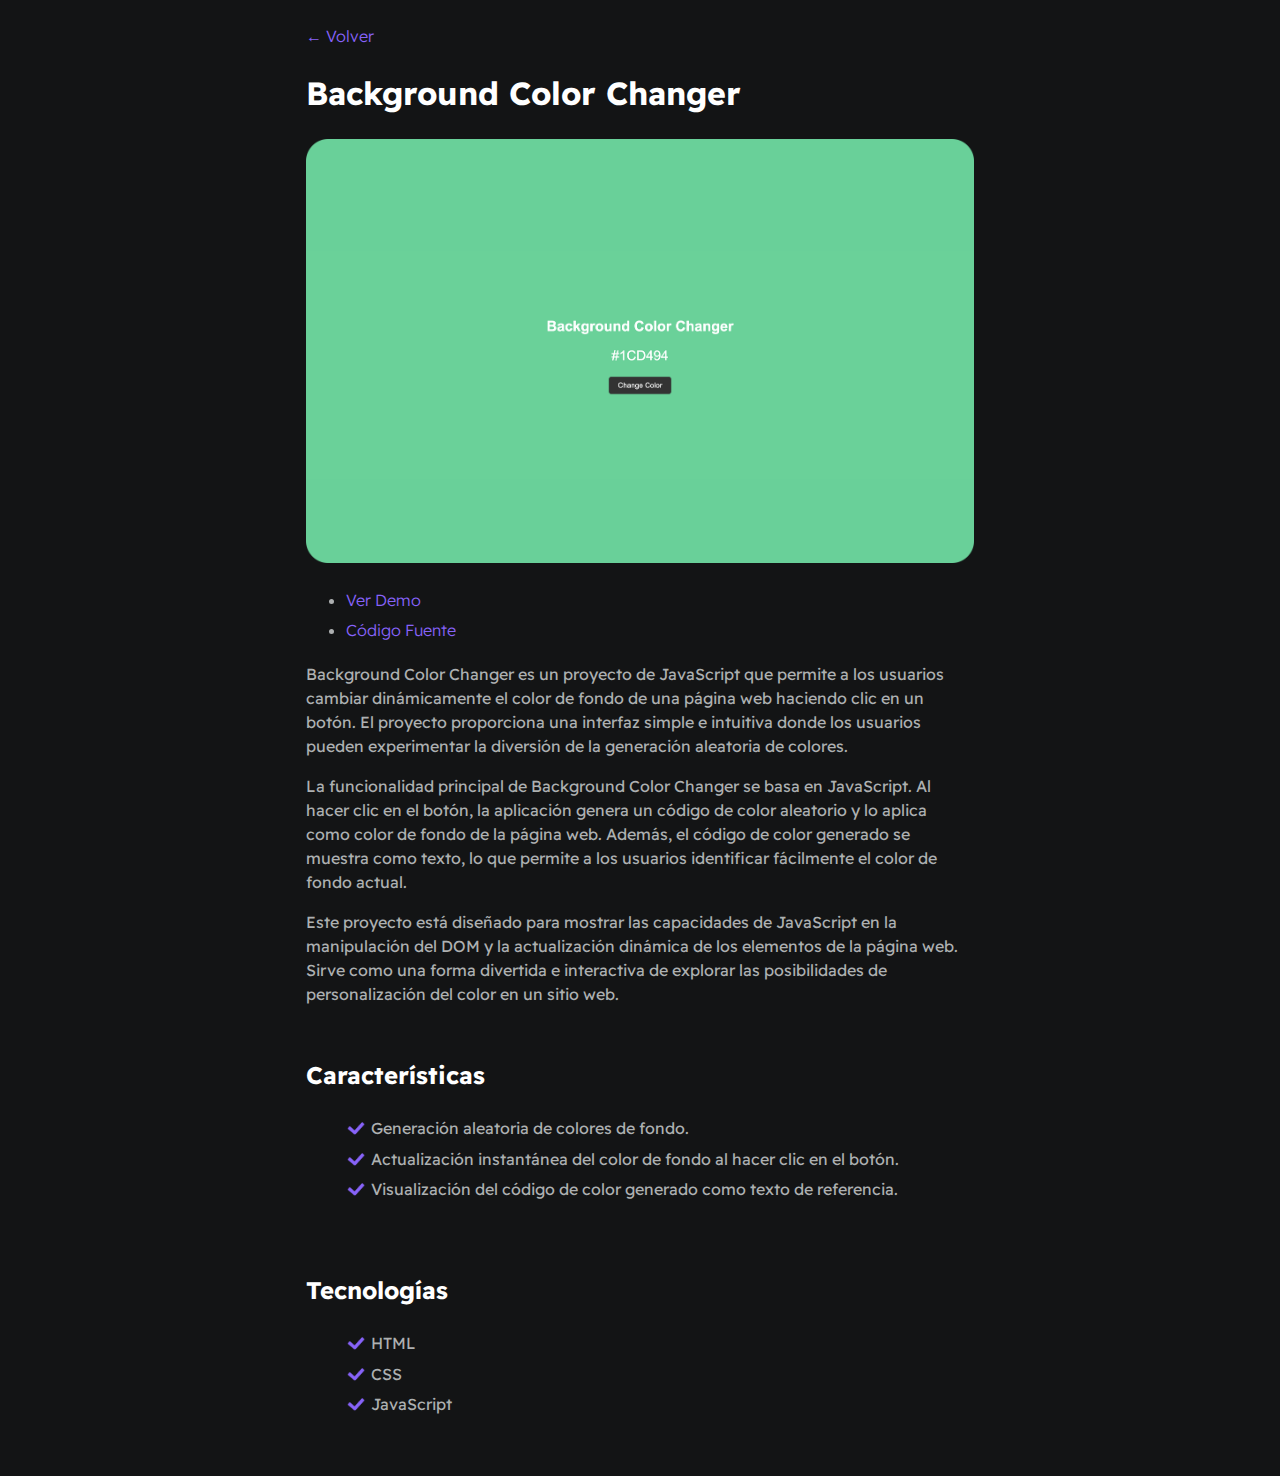
<file: projects/colorChanger.html>
<!DOCTYPE html>
<html>

<head>
    <meta charset="utf-8">
    <meta http-equiv="X-UA-Compatible" content="IE=edge">
    <title>Background Color Changer</title>
    <meta name="description" content="">
    <meta name="viewport" content="width=device-width, initial-scale=1">
    <link rel="stylesheet" href="../styles/main.css">
</head>

<body>
    <div id="container--main">
        <a href="../index.html">&#x2190; Volver</a>
        <h1>Background Color Changer</h1>
        <img src="../assets/images/colorChanger-screenshot.png" alt="Background Color Changer">
        <ul>
            <li><a href="https://codenaud.github.io/backgroundColorChanger/">Ver Demo</a></li>
            <li><a href="https://github.com/codenaud/backgroundColorChanger">Código Fuente</a></li>
        </ul>
        <p>Background Color Changer es un proyecto de JavaScript que permite a los usuarios cambiar dinámicamente el
            color de fondo de una página web haciendo clic en un botón. El proyecto proporciona una interfaz simple e
            intuitiva donde los usuarios pueden experimentar la diversión de la generación aleatoria de colores.</p>

        <p>La funcionalidad principal de Background Color Changer se basa en JavaScript. Al hacer clic en el botón, la
            aplicación genera un código de color aleatorio y lo aplica como color de fondo de la página web. Además, el
            código de color generado se muestra como texto, lo que permite a los usuarios identificar fácilmente el
            color de fondo actual.</p>

        <p>Este proyecto está diseñado para mostrar las capacidades de JavaScript en la manipulación del DOM y la
            actualización dinámica de los elementos de la página web. Sirve como una forma divertida e interactiva de
            explorar las posibilidades de personalización del color en un sitio web.</p>

        <section class="section--page">
            <h2>Características</h2>
            <ul id="qualifications--list">
                <li><img class="list-icon" width="48" height="48" src="../assets/images/check-mark-emoji.png"
                        alt="check-mark-emoji" /> Generación
                    aleatoria de colores de fondo.</li>
                <li><img class="list-icon" width="48" height="48" src="../assets/images/check-mark-emoji.png"
                        alt="check-mark-emoji" />
                    Actualización instantánea del color de fondo al hacer clic en el botón.</li>
                <li><img class="list-icon" width="48" height="48" src="../assets/images/check-mark-emoji.png"
                        alt="check-mark-emoji" />
                    Visualización del código de color generado como texto de referencia.</li>
            </ul>
        </section>
        <section class="section--page">
            <h2>Tecnologías</h2>
            <ul id="qualifications--list">
                <li><img class="list-icon" width="48" height="48" src="../assets/images/check-mark-emoji.png"
                        alt="check-mark-emoji" /> HTML</li>
                <li><img class="list-icon" width="48" height="48" src="../assets/images/check-mark-emoji.png"
                        alt="check-mark-emoji" /> CSS</li>
                <li><img class="list-icon" width="48" height="48" src="../assets/images/check-mark-emoji.png"
                        alt="check-mark-emoji" /> JavaScript
                </li>
            </ul>
        </section>
    </div>
</body>

</html>
</file>
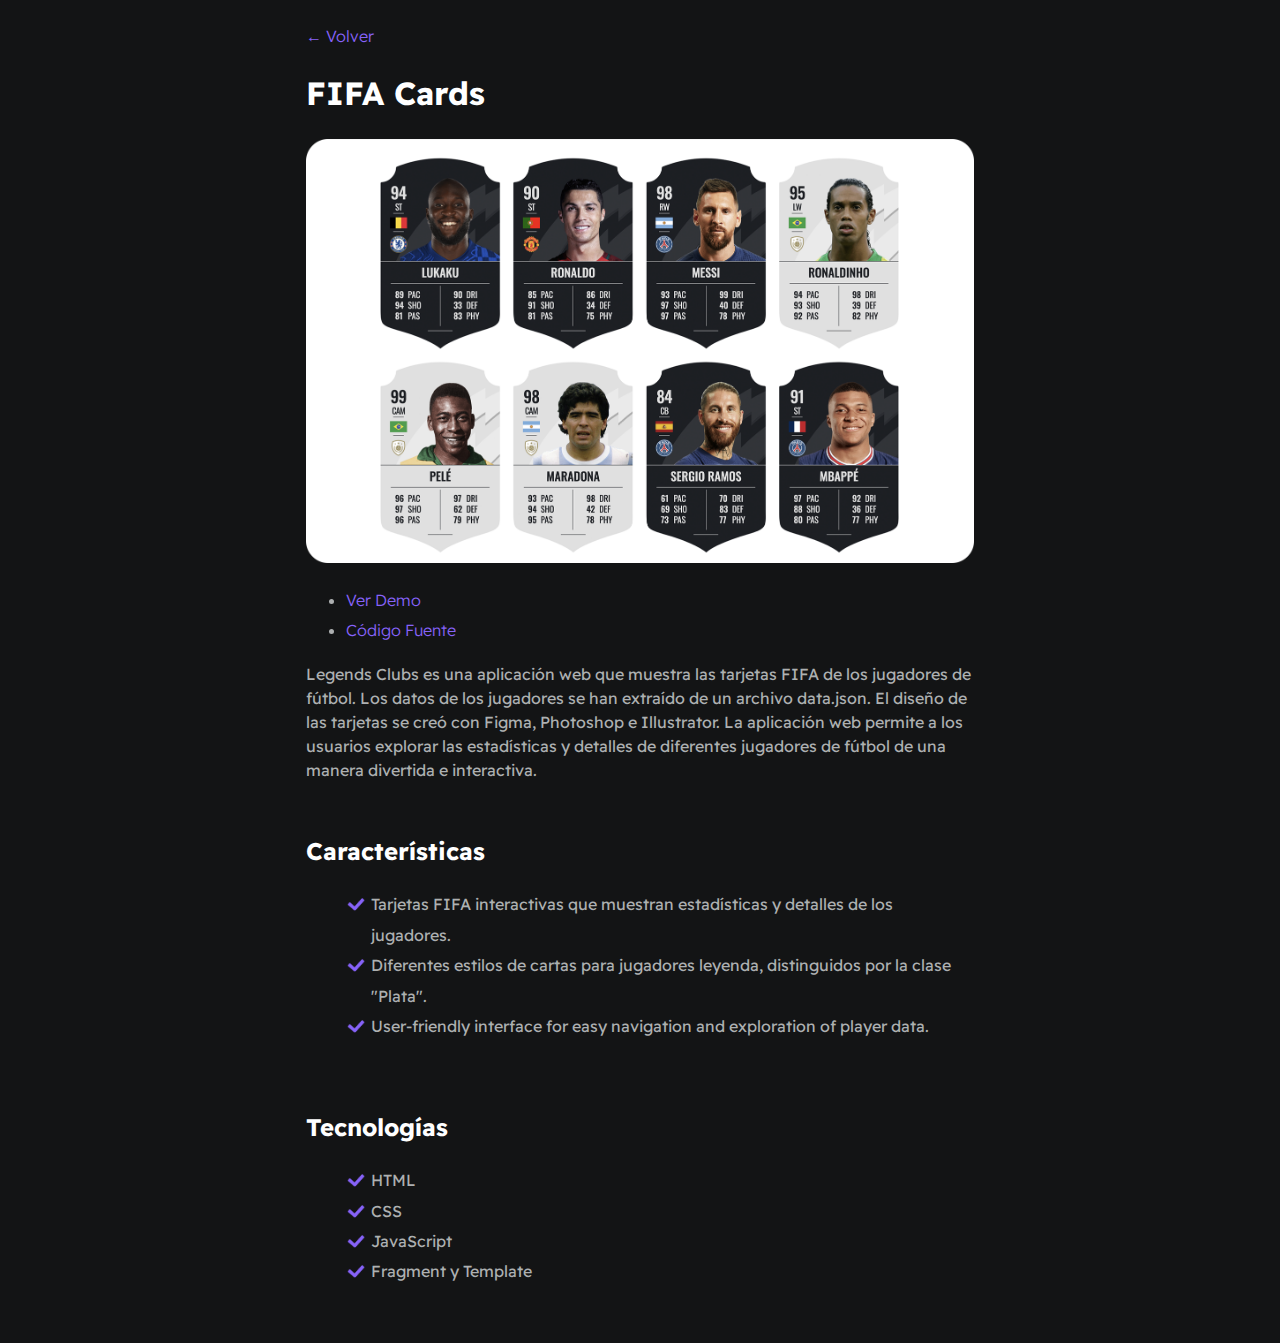
<file: projects/fifa-cards.html>
<!DOCTYPE html>
<html>

<head>
    <meta charset="utf-8">
    <meta http-equiv="X-UA-Compatible" content="IE=edge">
    <title>FIFA Cards[Legends Club]</title>
    <meta name="description" content="">
    <meta name="viewport" content="width=device-width, initial-scale=1">
    <link rel="stylesheet" href="../styles/main.css">
</head>

<body>
    <div id="container--main">
        <a href="../index.html">&#x2190; Volver</a>
        <h1>FIFA Cards</h1>
        <img src="../assets/images/fifaCards-screenshot.png" alt="FIFA Cards">
        <ul>
            <li><a href="https://codenaud.github.io/fifa-cards/">Ver Demo</a></li>
            <li><a href="https://github.com/codenaud/fifa-cards">Código Fuente</a></li>
        </ul>
        <p>Legends Clubs es una aplicación web que muestra las tarjetas FIFA de los jugadores de fútbol. Los datos de
            los jugadores se han extraído de un archivo data.json. El diseño de las tarjetas se creó con Figma,
            Photoshop e Illustrator. La aplicación web permite a los usuarios explorar las estadísticas y detalles de
            diferentes jugadores de fútbol de una manera divertida e interactiva.</p>

        <section class="section--page">
            <h2>Características</h2>
            <ul id="qualifications--list">
                <li><img class="list-icon" width="48" height="48" src="../assets/images/check-mark-emoji.png"
                        alt="check-mark-emoji" /> Tarjetas
                    FIFA interactivas que muestran estadísticas y detalles de los jugadores.</li>
                <li><img class="list-icon" width="48" height="48" src="../assets/images/check-mark-emoji.png"
                        alt="check-mark-emoji" />
                    Diferentes estilos de cartas para jugadores leyenda, distinguidos por la clase "Plata".</li>
                <li><img class="list-icon" width="48" height="48" src="../assets/images/check-mark-emoji.png"
                        alt="check-mark-emoji" />
                    User-friendly interface for easy navigation and exploration of player data.</li>
            </ul>
        </section>
        <section class="section--page">
            <h2>Tecnologías</h2>
            <ul id="qualifications--list">
                <li><img class="list-icon" width="48" height="48" src="../assets/images/check-mark-emoji.png"
                        alt="check-mark-emoji" /> HTML</li>
                <li><img class="list-icon" width="48" height="48" src="../assets/images/check-mark-emoji.png"
                        alt="check-mark-emoji" /> CSS</li>
                <li><img class="list-icon" width="48" height="48" src="../assets/images/check-mark-emoji.png"
                        alt="check-mark-emoji" /> JavaScript
                </li>
                <li><img class="list-icon" width="48" height="48" src="../assets/images/check-mark-emoji.png"
                        alt="check-mark-emoji" /> Fragment y
                    Template
                </li>
            </ul>
        </section>
    </div>
</body>

</html>
</file>
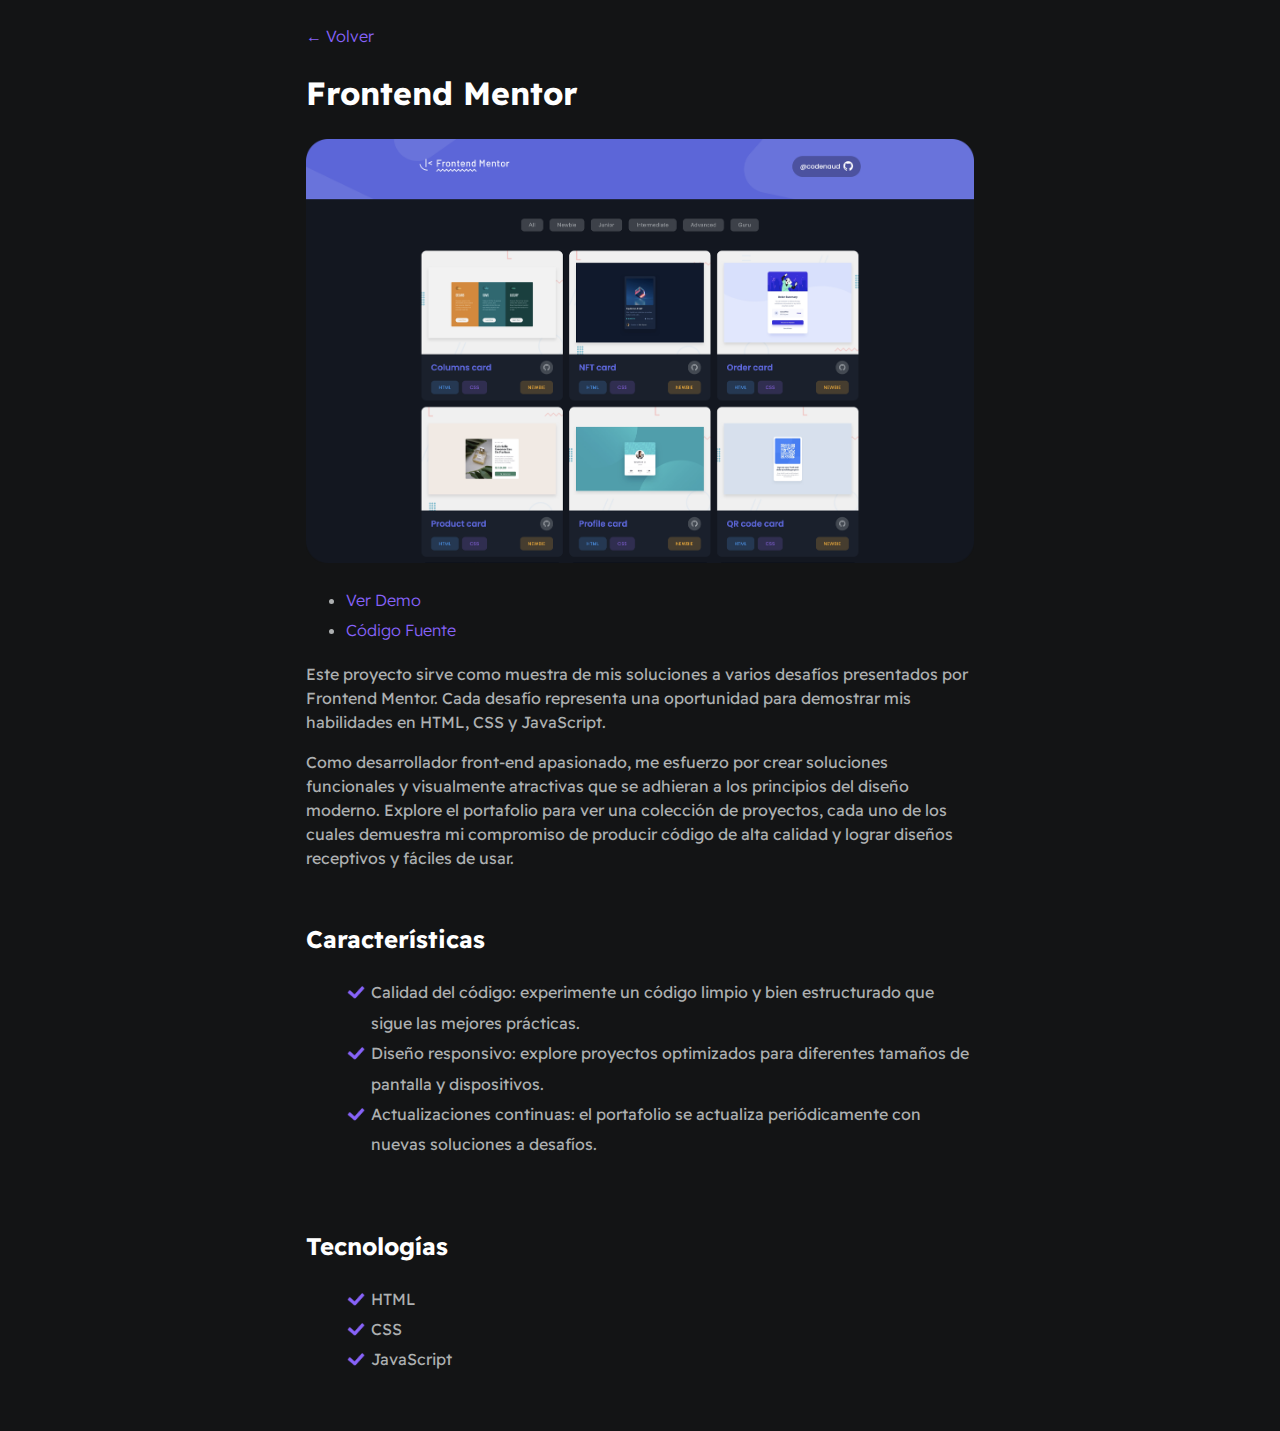
<file: projects/frontend-mentor.html>
<!DOCTYPE html>
<html>

<head>
    <meta charset="utf-8">
    <meta http-equiv="X-UA-Compatible" content="IE=edge">
    <title>Background Color Changer</title>
    <meta name="description" content="">
    <meta name="viewport" content="width=device-width, initial-scale=1">
    <link rel="stylesheet" href="../styles/main.css">
</head>

<body>
    <div id="container--main">
        <a href="../index.html">&#x2190; Volver</a>
        <h1>Frontend Mentor</h1>
        <img src="../assets/images/frontend-mentor-screenshot.png" alt="Frontend Mentor">
        <ul>
            <li><a href="https://codenaud.github.io/frontend-mentor/">Ver Demo</a></li>
            <li><a href="https://github.com/codenaud/frontend-mentor">Código Fuente</a></li>
        </ul>
        <p>Este proyecto sirve como muestra de mis soluciones a varios desafíos presentados por Frontend Mentor. Cada
            desafío representa una oportunidad para demostrar mis habilidades en HTML, CSS y JavaScript.</p>

        <p>Como desarrollador front-end apasionado, me esfuerzo por crear soluciones funcionales y visualmente
            atractivas que se adhieran a los principios del diseño moderno. Explore el portafolio para ver una colección
            de proyectos, cada uno de los cuales demuestra mi compromiso de producir código de alta calidad y lograr
            diseños receptivos y fáciles de usar.</p>

        <section class="section--page">
            <h2>Características</h2>
            <ul id="qualifications--list">
                <li><img class="list-icon" width="48" height="48" src="../assets/images/check-mark-emoji.png"
                        alt="check-mark-emoji" />
                    Calidad del código: experimente un código limpio y bien estructurado que sigue las mejores
                    prácticas.</li>
                <li><img class="list-icon" width="48" height="48" src="../assets/images/check-mark-emoji.png"
                        alt="check-mark-emoji" />
                    Diseño responsivo: explore proyectos optimizados para diferentes tamaños de pantalla y dispositivos.
                </li>
                <li><img class="list-icon" width="48" height="48" src="../assets/images/check-mark-emoji.png"
                        alt="check-mark-emoji" />
                    Actualizaciones continuas: el portafolio se actualiza periódicamente con nuevas soluciones a
                    desafíos.</li>
            </ul>
        </section>
        <section class="section--page">
            <h2>Tecnologías</h2>
            <ul id="qualifications--list">
                <li><img class="list-icon" width="48" height="48" src="../assets/images/check-mark-emoji.png"
                        alt="check-mark-emoji" /> HTML</li>
                <li><img class="list-icon" width="48" height="48" src="../assets/images/check-mark-emoji.png"
                        alt="check-mark-emoji" /> CSS</li>
                <li><img class="list-icon" width="48" height="48" src="../assets/images/check-mark-emoji.png"
                        alt="check-mark-emoji" /> JavaScript
                </li>
            </ul>
        </section>
    </div>
</body>

</html>
</file>
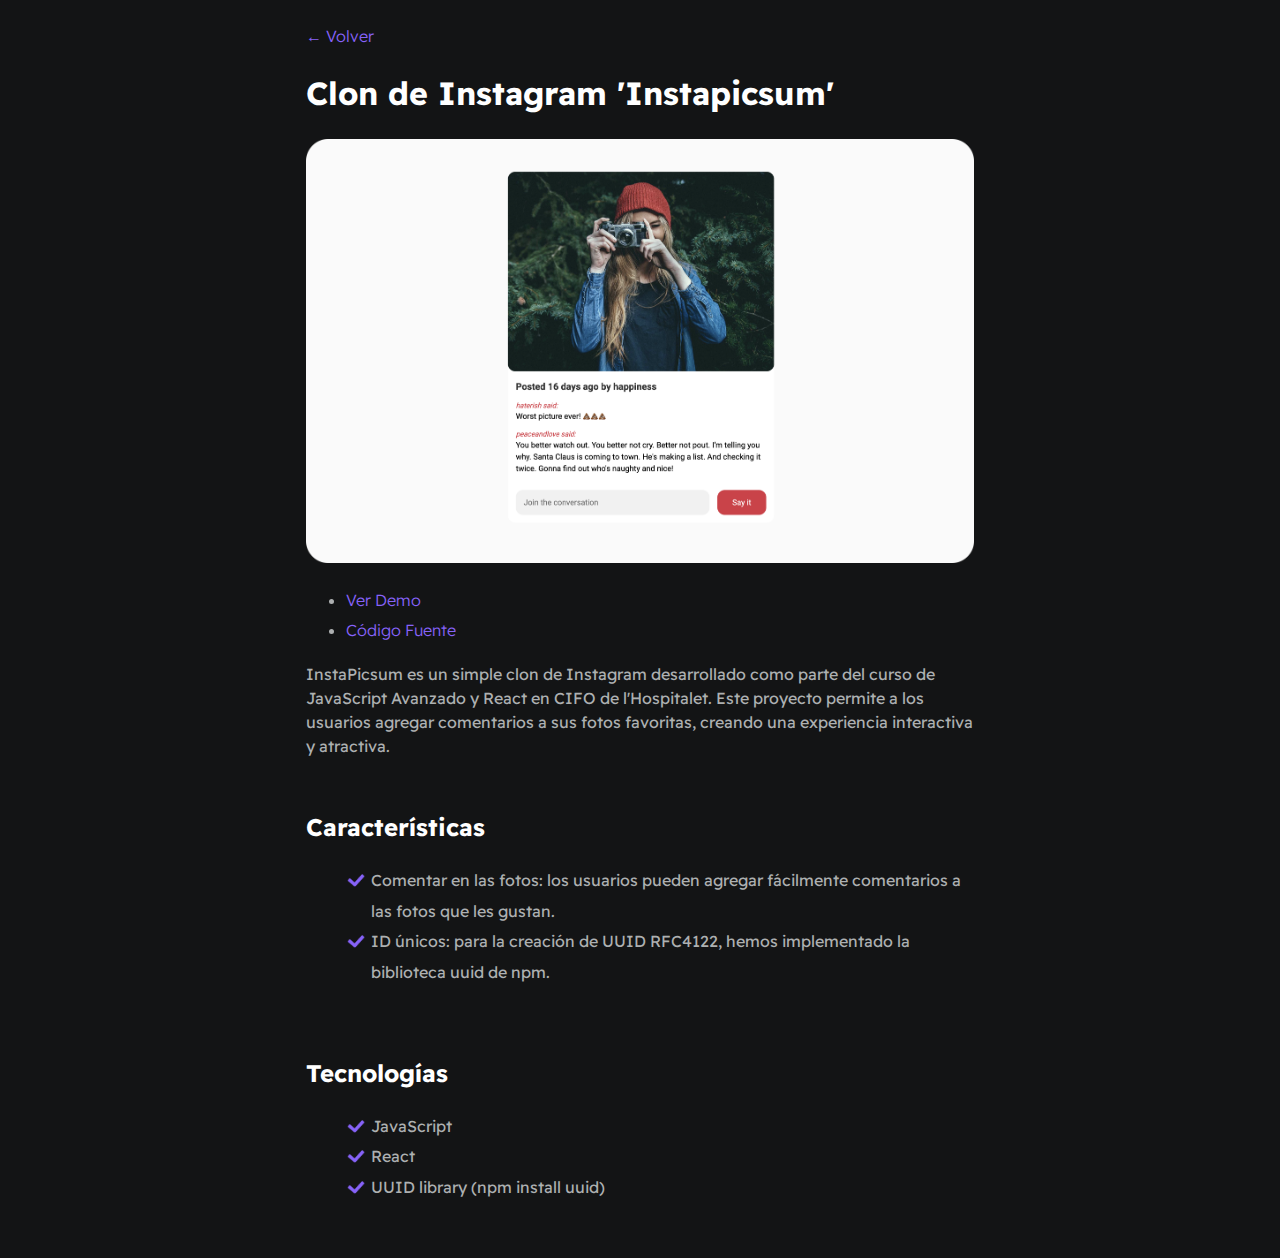
<file: projects/instapicsum.html>
<!DOCTYPE html>
<html>

<head>
    <meta charset="utf-8">
    <meta http-equiv="X-UA-Compatible" content="IE=edge">
    <title>Instapicsumy</title>
    <meta name="description" content="">
    <meta name="viewport" content="width=device-width, initial-scale=1">
    <link rel="stylesheet" href="../styles/main.css">
</head>

<body>
    <div id="container--main">
        <a href="../index.html">&#x2190; Volver</a>
        <h1>Clon de Instagram 'Instapicsum'</h1>
        <img src="../assets/images/instapicsum-screenshot.png" alt="InstaPicsum">
        <ul>
            <li><a href="https://codenaud.github.io/instapicsum/">Ver Demo</a></li>
            <li><a href="https://github.com/codenaud/instapicsum">Código Fuente</a></li>
        </ul>
        <p>InstaPicsum es un simple clon de Instagram desarrollado como parte del curso de JavaScript Avanzado y React
            en CIFO de l'Hospitalet. Este proyecto permite a los usuarios agregar comentarios a sus fotos favoritas,
            creando una experiencia interactiva y atractiva.</p>

        <section class="section--page">
            <h2>Características</h2>
            <ul id="qualifications--list">
                <li><img class="list-icon" width="48" height="48" src="../assets/images/check-mark-emoji.png"
                        alt="check-mark-emoji" /> Comentar en
                    las fotos: los usuarios pueden agregar fácilmente comentarios a las fotos que les
                    gustan.</li>
                <li><img class="list-icon" width="48" height="48" src="../assets/images/check-mark-emoji.png"
                        alt="check-mark-emoji" /> ID únicos:
                    para la creación de UUID RFC4122, hemos implementado la biblioteca uuid de npm.</li>
            </ul>
        </section>
        <section class="section--page">
            <h2>Tecnologías</h2>
            <ul id="qualifications--list">
                <li><img class="list-icon" width="48" height="48" src="../assets/images/check-mark-emoji.png"
                        alt="check-mark-emoji" /> JavaScript
                </li>
                <li><img class="list-icon" width="48" height="48" src="../assets/images/check-mark-emoji.png"
                        alt="check-mark-emoji" /> React</li>
                <li><img class="list-icon" width="48" height="48" src="../assets/images/check-mark-emoji.png"
                        alt="check-mark-emoji" /> UUID
                    library (npm install uuid)</li>
            </ul>
        </section>
    </div>
</body>

</html>
</file>
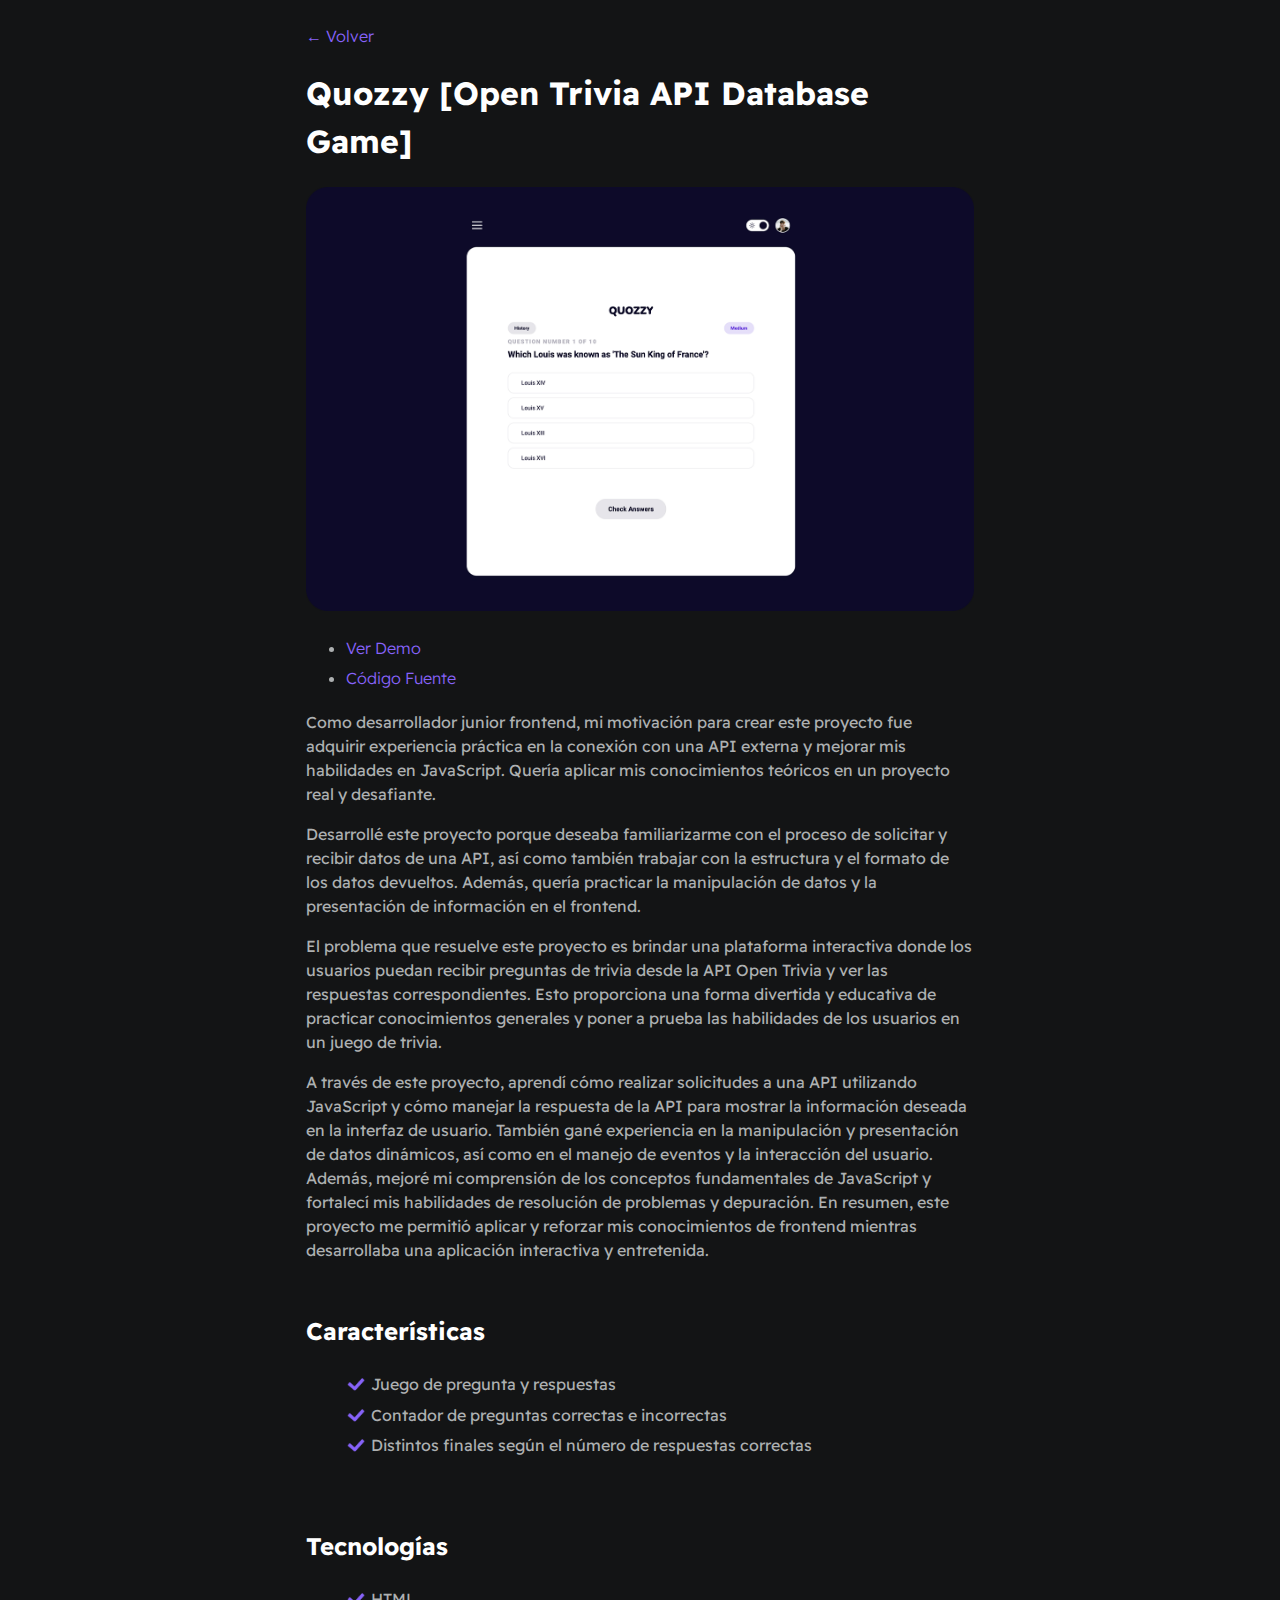
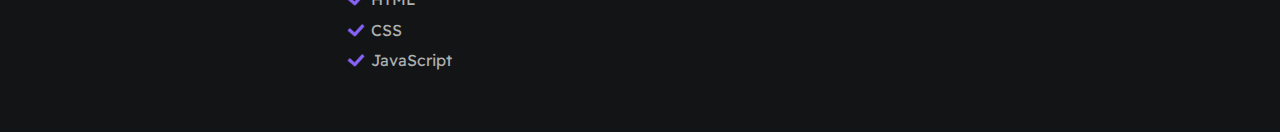
<file: projects/quozzy.html>
<!DOCTYPE html>
<html>

<head>
    <meta charset="utf-8">
    <meta http-equiv="X-UA-Compatible" content="IE=edge">
    <title>quozzy</title>
    <meta name="description" content="">
    <meta name="viewport" content="width=device-width, initial-scale=1">
    <link rel="stylesheet" href="../styles/main.css">
</head>

<body>
    <div id="container--main">
        <a href="../index.html">&#x2190; Volver</a>
        <h1>Quozzy [Open Trivia API Database Game]</h1>
        <img src="../assets/images/quozzy-screenshot.png" alt="Quozzy. Pantalla juego modo claro">
        <ul>
            <li><a href="https://codenaud.github.io/quozzy/">Ver Demo</a></li>
            <li><a href="https://github.com/codenaud/quozzy">Código Fuente</a></li>
        </ul>
        <p>Como desarrollador junior frontend, mi motivación para crear este proyecto fue adquirir experiencia práctica
            en la conexión con una API externa y mejorar mis habilidades en JavaScript. Quería aplicar mis conocimientos
            teóricos en un proyecto real y desafiante.</p>

        <p>Desarrollé este proyecto porque deseaba familiarizarme con el proceso de solicitar y recibir datos de una
            API, así como también trabajar con la estructura y el formato de los datos devueltos. Además, quería
            practicar la manipulación de datos y la presentación de información en el frontend.</p>

        <p>El problema que resuelve este proyecto es brindar una plataforma interactiva donde los usuarios puedan
            recibir preguntas de trivia desde la API Open Trivia y ver las respuestas correspondientes. Esto proporciona
            una forma divertida y educativa de practicar conocimientos generales y poner a prueba las habilidades de los
            usuarios en un juego de trivia.</p>

        <p>A través de este proyecto, aprendí cómo realizar solicitudes a una API utilizando JavaScript y cómo manejar
            la respuesta de la API para mostrar la información deseada en la interfaz de usuario. También gané
            experiencia en la manipulación y presentación de datos dinámicos, así como en el manejo de eventos y la
            interacción del usuario. Además, mejoré mi comprensión de los conceptos fundamentales de JavaScript y
            fortalecí mis habilidades de resolución de problemas y depuración. En resumen, este proyecto me permitió
            aplicar y reforzar mis conocimientos de frontend mientras desarrollaba una aplicación interactiva y
            entretenida.</p>

        <section class="section--page">
            <h2>Características</h2>
            <ul id="qualifications--list">
                <li><img class="list-icon" width="48" height="48" src="../assets/images/check-mark-emoji.png"
                        alt="check-mark-emoji" /> Juego de
                    pregunta y respuestas</li>
                <li><img class="list-icon" width="48" height="48" src="../assets/images/check-mark-emoji.png"
                        alt="check-mark-emoji" /> Contador de
                    preguntas correctas e incorrectas</li>
                <li><img class="list-icon" width="48" height="48" src="../assets/images/check-mark-emoji.png"
                        alt="check-mark-emoji" /> Distintos
                    finales según el número de respuestas correctas</li>
            </ul>
        </section>
        <section class="section--page">
            <h2>Tecnologías</h2>
            <ul id="qualifications--list">
                <li><img class="list-icon" width="48" height="48" src="../assets/images/check-mark-emoji.png"
                        alt="check-mark-emoji" /> HTML</li>
                <li><img class="list-icon" width="48" height="48" src="../assets/images/check-mark-emoji.png"
                        alt="check-mark-emoji" /> CSS</li>
                <li><img class="list-icon" width="48" height="48" src="../assets/images/check-mark-emoji.png"
                        alt="check-mark-emoji" /> JavaScript
                </li>
            </ul>
        </section>
    </div>
</body>

</html>
</file>
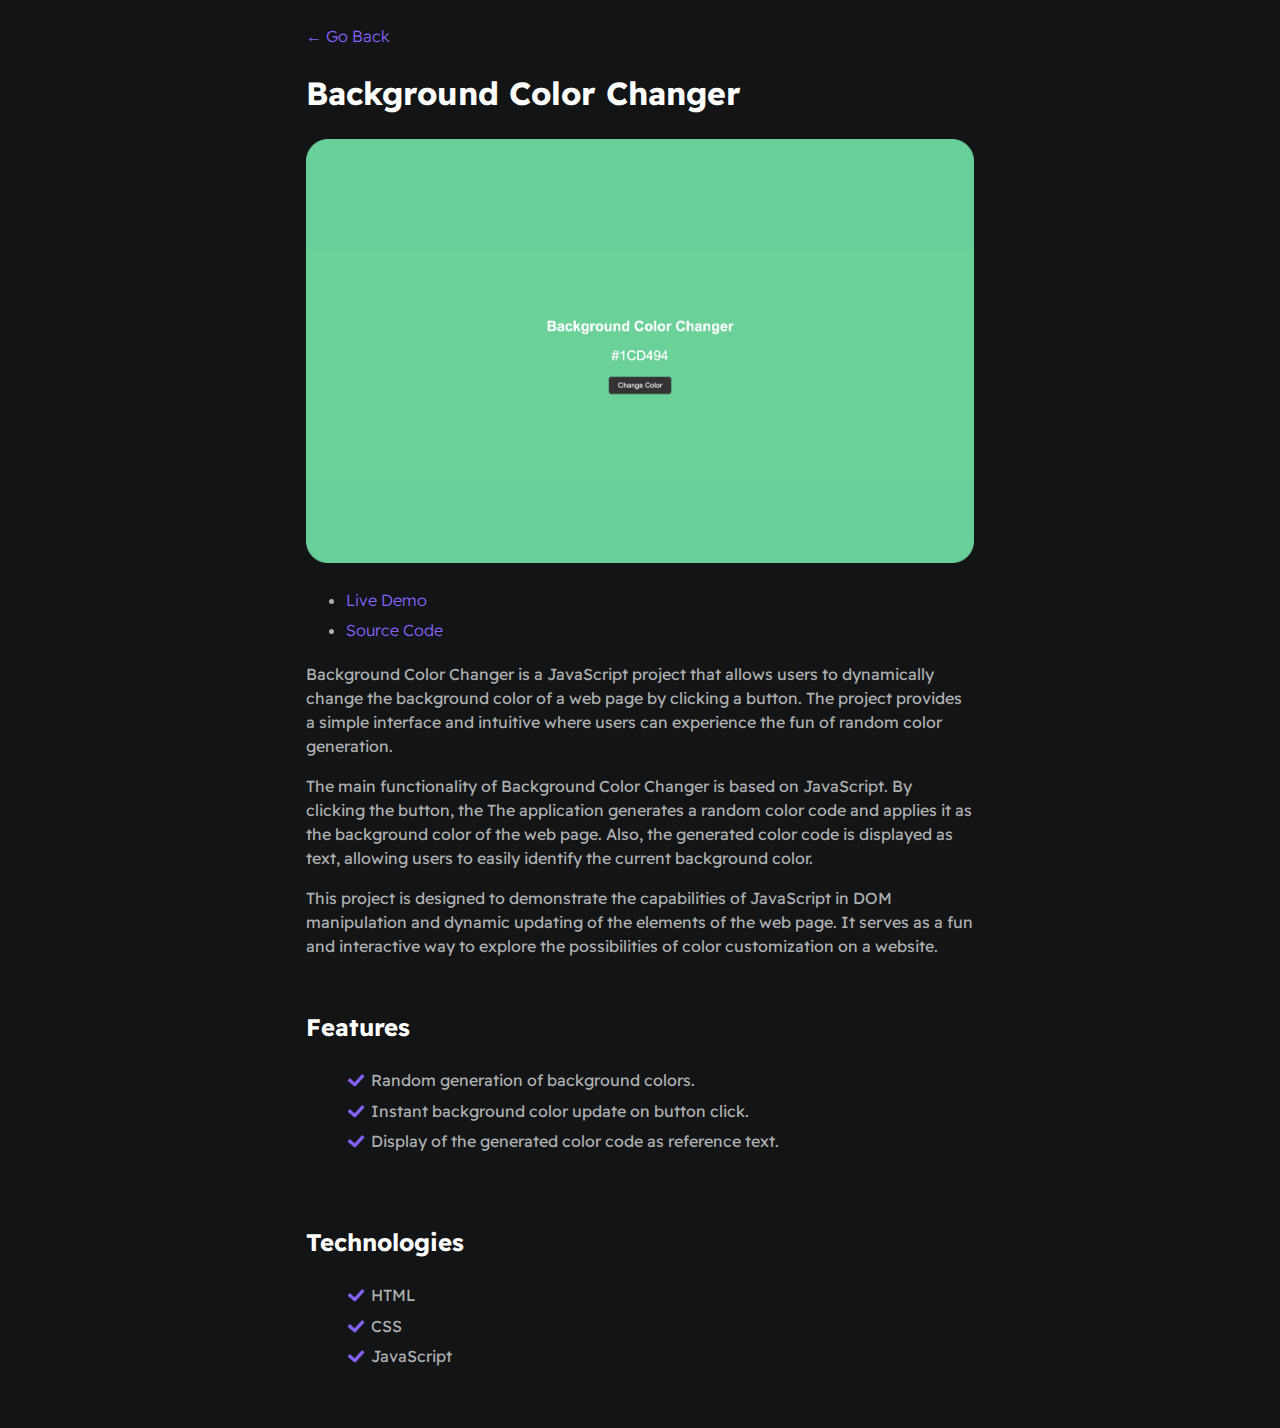
<file: en/projects/colorChanger.html>
<!DOCTYPE html>
<html>

<head>
    <meta charset="utf-8">
    <meta http-equiv="X-UA-Compatible" content="IE=edge">
    <title>Background Color Changer</title>
    <meta name="description" content="">
    <meta name="viewport" content="width=device-width, initial-scale=1">
    <link rel="stylesheet" href="../../styles/main.css">
</head>

<body>
    <div id="container--main">
        <a href="../index.html">&#x2190; Go Back</a>
        <h1>Background Color Changer</h1>
        <img src="../../assets/images/colorChanger-screenshot.png" alt="Background Color Changer">
        <ul>
            <li><a href="https://codenaud.github.io/backgroundColorChanger/">Live Demo</a></li>
            <li><a href="https://github.com/codenaud/backgroundColorChanger">Source Code</a></li>
        </ul>
        <p>Background Color Changer is a JavaScript project that allows users to dynamically change the
            background color of a web page by clicking a button. The project provides a simple interface and
            intuitive where users can experience the fun of random color generation.</p>

        <p>The main functionality of Background Color Changer is based on JavaScript. By clicking the button, the
            The application generates a random color code and applies it as the background color of the web page. Also,
            the
            generated color code is displayed as text, allowing users to easily identify the
            current background color.</p>

        <p>This project is designed to demonstrate the capabilities of JavaScript in DOM manipulation and
            dynamic updating of the elements of the web page. It serves as a fun and interactive way to
            explore the possibilities of color customization on a website.</p>

        <section class="section--page">
            <h2>Features</h2>
            <ul id="qualifications--list">
                <li><img class="list-icon" width="48" height="48" src="../../assets/images/check-mark-emoji.png"
                        alt="check-mark-emoji" /> Random
                    generation of background colors.</li>
                <li><img class="list-icon" width="48" height="48" src="../../assets/images/check-mark-emoji.png"
                        alt="check-mark-emoji" /> Instant
                    background color update on button click.</li>
                <li><img class="list-icon" width="48" height="48" src="../../assets/images/check-mark-emoji.png"
                        alt="check-mark-emoji" /> Display of
                    the generated color code as reference text.</li>
            </ul>
        </section>
        <section class="section--page">
            <h2>Technologies</h2>
            <ul id="qualifications--list">
                <li><img class="list-icon" width="48" height="48" src="../../assets/images/check-mark-emoji.png"
                        alt="check-mark-emoji" /> HTML</li>
                <li><img class="list-icon" width="48" height="48" src="../../assets/images/check-mark-emoji.png"
                        alt="check-mark-emoji" /> CSS</li>
                <li><img class="list-icon" width="48" height="48" src="../../assets/images/check-mark-emoji.png"
                        alt="check-mark-emoji" /> JavaScript
                </li>
            </ul>
        </section>
    </div>
</body>

</html>
</file>
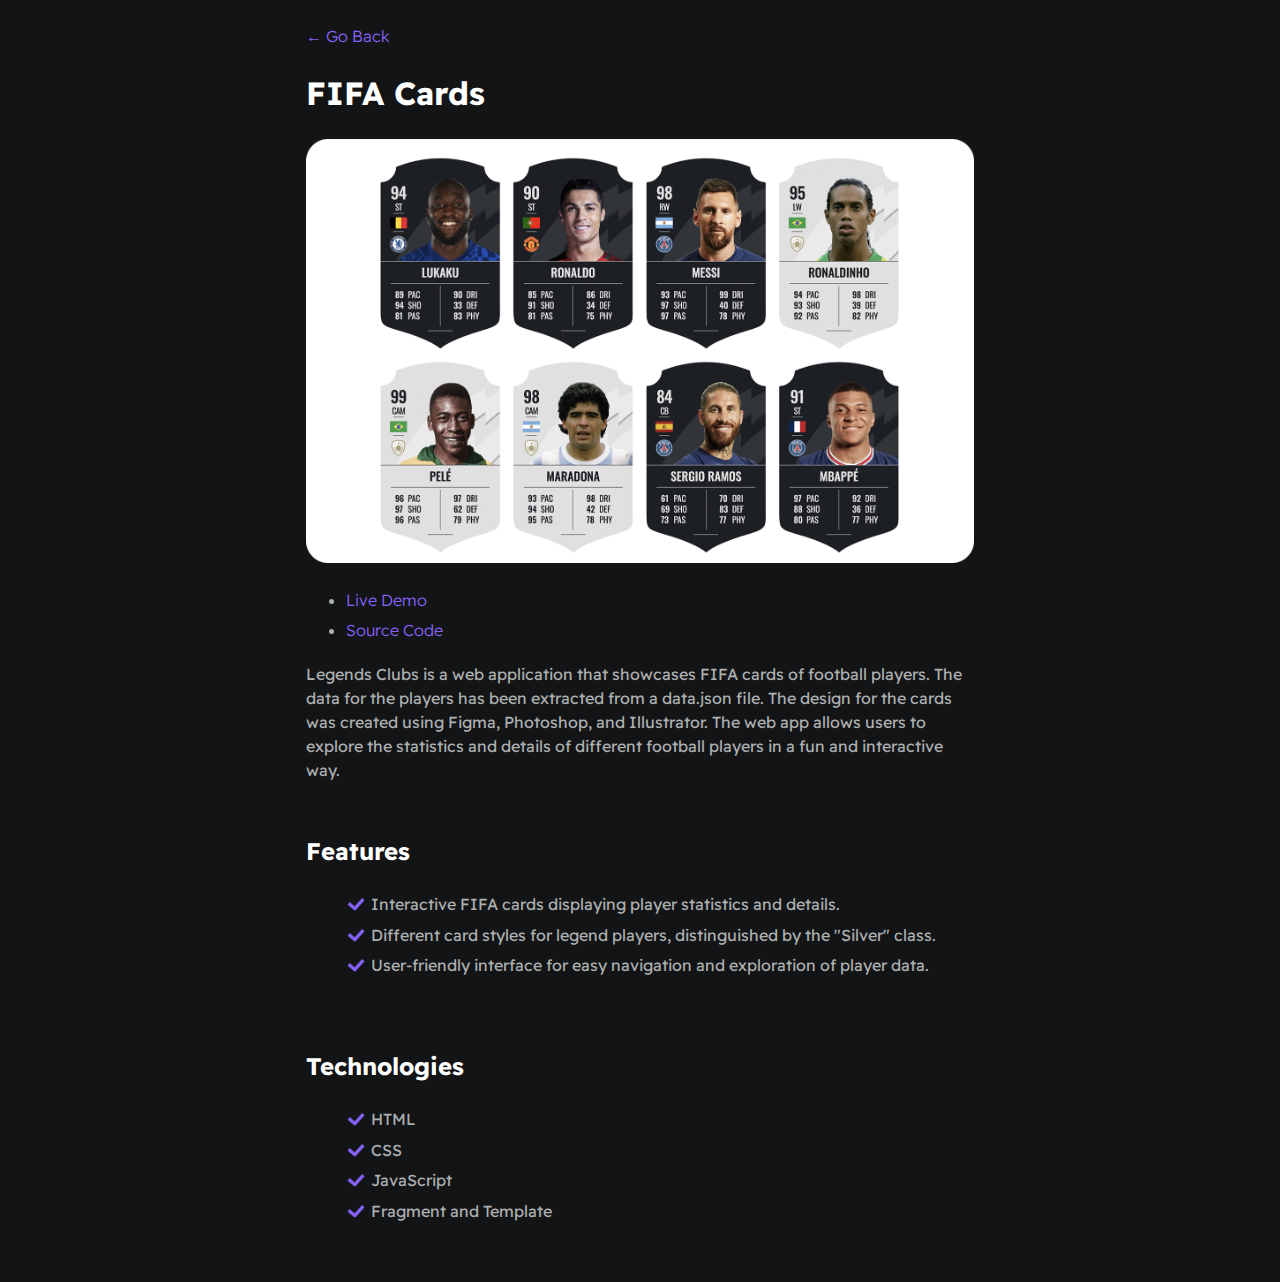
<file: en/projects/fifa-cards.html>
<!DOCTYPE html>
<html>

<head>
    <meta charset="utf-8">
    <meta http-equiv="X-UA-Compatible" content="IE=edge">
    <title>FIFA Cards[Legends Club]</title>
    <meta name="description" content="">
    <meta name="viewport" content="width=device-width, initial-scale=1">
    <link rel="stylesheet" href="../../styles/main.css">
</head>

<body>
    <div id="container--main">
        <a href="../index.html">&#x2190; Go Back</a>
        <h1>FIFA Cards</h1>
        <img src="../../assets/images/fifaCards-screenshot.png" alt="FIFA Cards">
        <ul>
            <li><a href="https://codenaud.github.io/fifa-cards/">Live Demo</a></li>
            <li><a href="https://github.com/codenaud/fifa-cards">Source Code</a></li>
        </ul>
        <p>Legends Clubs is a web application that showcases FIFA cards of football players. The data for the players
            has been extracted from a data.json file. The design for the cards was created using Figma, Photoshop, and
            Illustrator. The web app allows users to explore the statistics and details of different football players in
            a fun and interactive way.</p>



        <section class="section--page">
            <h2>Features</h2>
            <ul id="qualifications--list">
                <li><img class="list-icon" width="48" height="48" src="../../assets/images/check-mark-emoji.png"
                        alt="check-mark-emoji" /> Interactive
                    FIFA cards displaying player statistics and details.</li>
                <li><img class="list-icon" width="48" height="48" src="../../assets/images/check-mark-emoji.png"
                        alt="check-mark-emoji" /> Different
                    card styles for legend players, distinguished by the "Silver" class.</li>
                <li><img class="list-icon" width="48" height="48" src="../../assets/images/check-mark-emoji.png"
                        alt="check-mark-emoji" />
                    User-friendly interface for easy navigation and exploration of player data.</li>
            </ul>
        </section>
        <section class="section--page">
            <h2>Technologies</h2>
            <ul id="qualifications--list">
                <li><img class="list-icon" width="48" height="48" src="../../assets/images/check-mark-emoji.png"
                        alt="check-mark-emoji" /> HTML</li>
                <li><img class="list-icon" width="48" height="48" src="../../assets/images/check-mark-emoji.png"
                        alt="check-mark-emoji" /> CSS</li>
                <li><img class="list-icon" width="48" height="48" src="../../assets/images/check-mark-emoji.png"
                        alt="check-mark-emoji" /> JavaScript
                </li>
                <li><img class="list-icon" width="48" height="48" src="../../assets/images/check-mark-emoji.png"
                        alt="check-mark-emoji" /> Fragment
                    and Template
                </li>
            </ul>
        </section>
    </div>
</body>

</html>
</file>
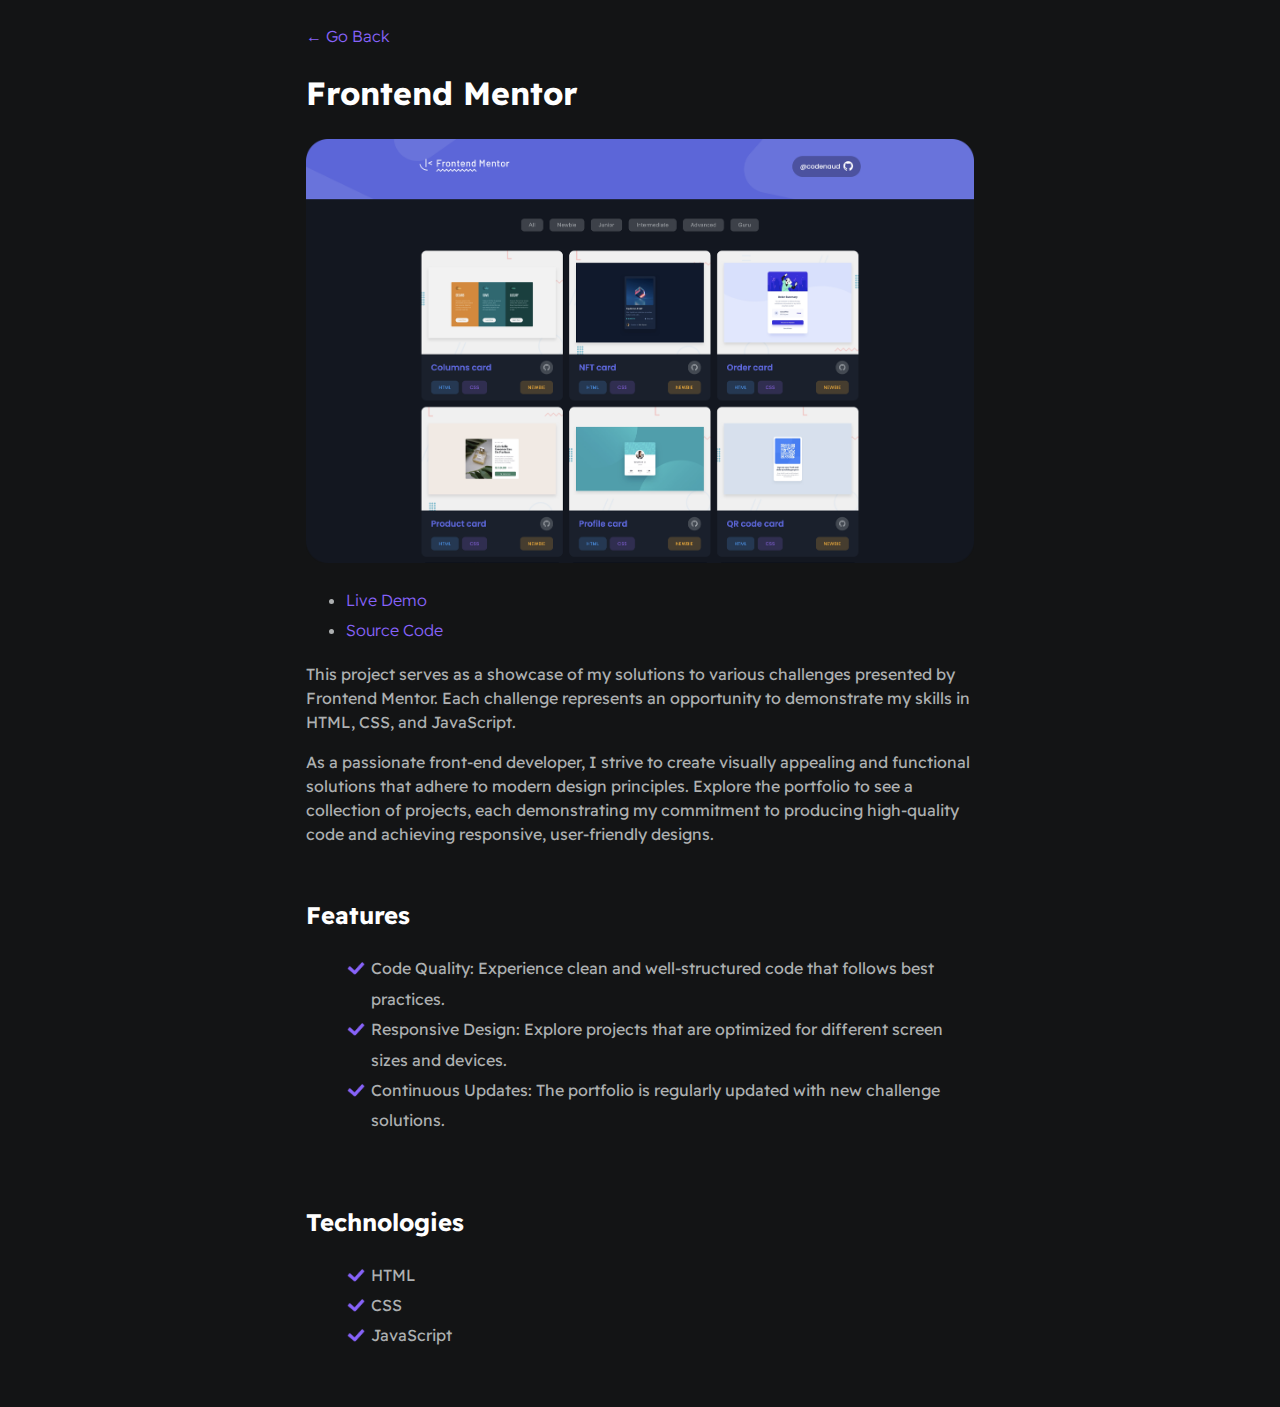
<file: en/projects/frontend-mentor.html>
<!DOCTYPE html>
<html>

<head>
    <meta charset="utf-8">
    <meta http-equiv="X-UA-Compatible" content="IE=edge">
    <title>Background Color Changer</title>
    <meta name="description" content="">
    <meta name="viewport" content="width=device-width, initial-scale=1">
    <link rel="stylesheet" href="../../styles/main.css">
</head>

<body>
    <div id="container--main">
        <a href="../index.html">&#x2190; Go Back</a>
        <h1>Frontend Mentor</h1>
        <img src="../../assets/images/frontend-mentor-screenshot.png" alt="Frontend Mentor">
        <ul>
            <li><a href="https://codenaud.github.io/frontend-mentor/">Live Demo</a></li>
            <li><a href="https://github.com/codenaud/frontend-mentor">Source Code</a></li>
        </ul>
        <p>This project serves as a showcase of my solutions to various challenges presented by Frontend Mentor. Each
            challenge represents an opportunity to demonstrate my skills in HTML, CSS, and JavaScript. </p>

        <p>As a passionate front-end developer, I strive to create visually appealing and functional solutions that
            adhere to modern design principles. Explore the portfolio to see a collection of projects, each
            demonstrating my commitment to producing high-quality code and achieving responsive, user-friendly designs.
        </p>




        <section class="section--page">
            <h2>Features</h2>
            <ul id="qualifications--list">
                <li><img class="list-icon" width="48" height="48" src="../../assets/images/check-mark-emoji.png"
                        alt="check-mark-emoji" />
                    Code Quality: Experience clean and well-structured code that follows best practices.</li>
                <li><img class="list-icon" width="48" height="48" src="../../assets/images/check-mark-emoji.png"
                        alt="check-mark-emoji" />
                    Responsive Design: Explore projects that are optimized for different screen sizes and devices.</li>
                <li><img class="list-icon" width="48" height="48" src="../../assets/images/check-mark-emoji.png"
                        alt="check-mark-emoji" />
                    Continuous Updates: The portfolio is regularly updated with new challenge solutions.</li>
            </ul>
        </section>
        <section class="section--page">
            <h2>Technologies</h2>
            <ul id="qualifications--list">
                <li><img class="list-icon" width="48" height="48" src="../../assets/images/check-mark-emoji.png"
                        alt="check-mark-emoji" /> HTML</li>
                <li><img class="list-icon" width="48" height="48" src="../../assets/images/check-mark-emoji.png"
                        alt="check-mark-emoji" /> CSS</li>
                <li><img class="list-icon" width="48" height="48" src="../../assets/images/check-mark-emoji.png"
                        alt="check-mark-emoji" /> JavaScript
                </li>
            </ul>
        </section>
    </div>
</body>

</html>
</file>
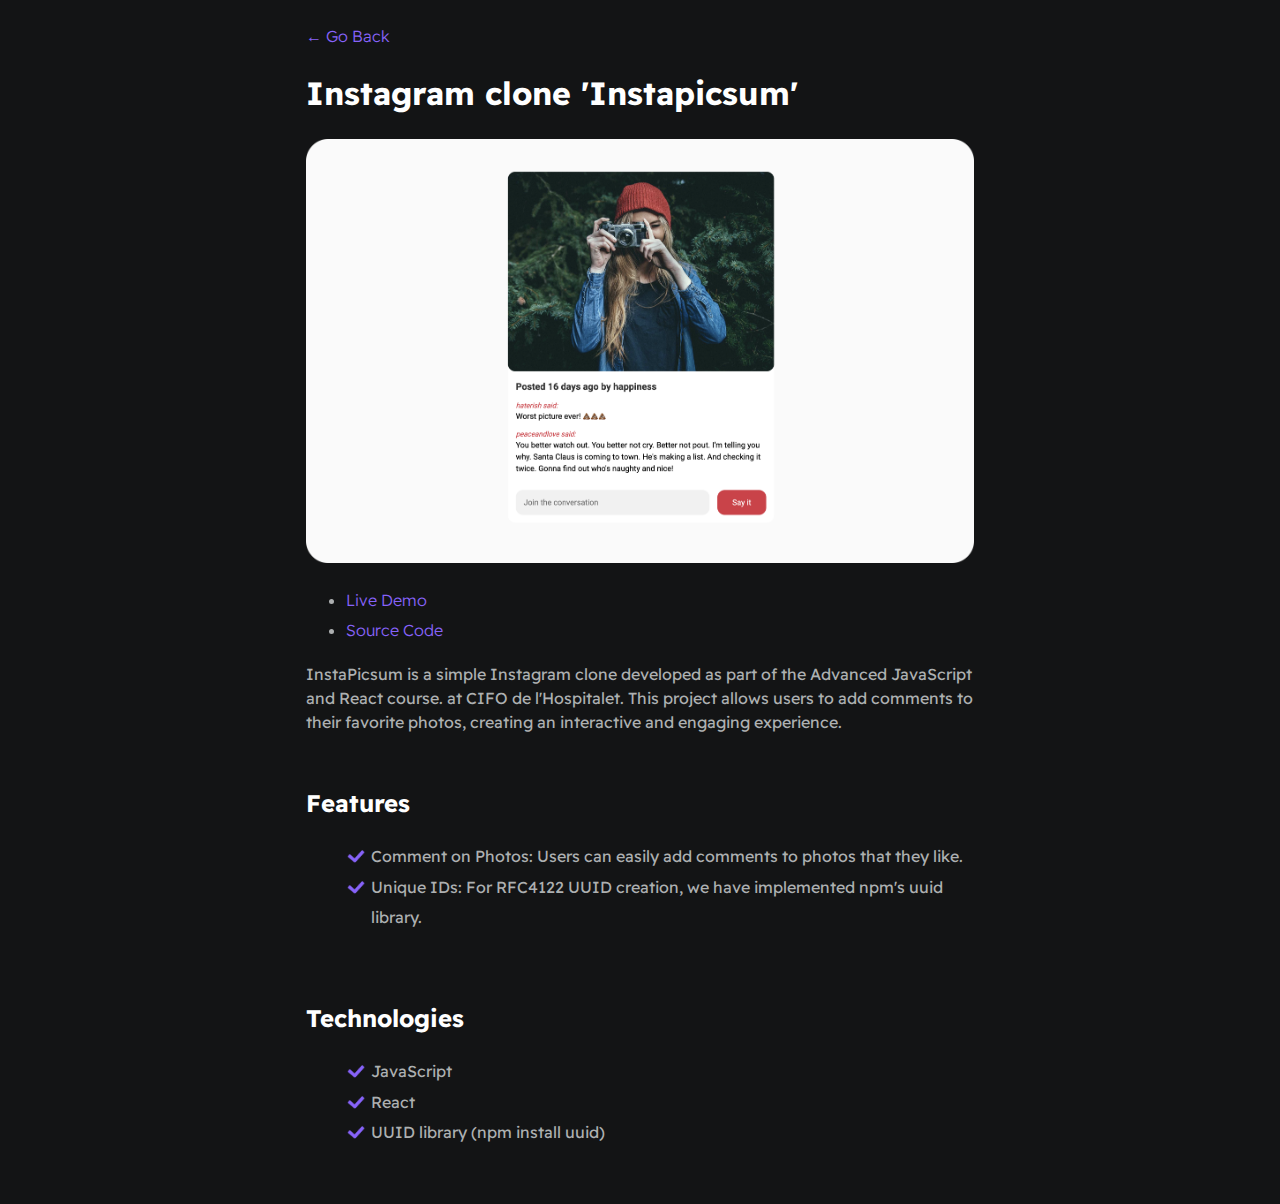
<file: en/projects/instapicsum.html>
<!DOCTYPE html>
<html>

<head>
    <meta charset="utf-8">
    <meta http-equiv="X-UA-Compatible" content="IE=edge">
    <title>Instapicsumy</title>
    <meta name="description" content="">
    <meta name="viewport" content="width=device-width, initial-scale=1">
    <link rel="stylesheet" href="../../styles/main.css">
</head>

<body>
    <div id="container--main">
        <a href="../index.html">&#x2190; Go Back</a>
        <h1>Instagram clone 'Instapicsum'</h1>
        <img src="../../assets/images/instapicsum-screenshot.png" alt="InstaPicsum">
        <ul>
            <li><a href="https://codenaud.github.io/instapicsum/">Live Demo</a></li>
            <li><a href="https://github.com/codenaud/instapicsum">Source Code</a></li>
        </ul>
        <p>InstaPicsum is a simple Instagram clone developed as part of the Advanced JavaScript and React course.
            at CIFO de l'Hospitalet. This project allows users to add comments to their favorite photos,
            creating an interactive and engaging experience.</p>

        <section class="section--page">
            <h2>Features</h2>
            <ul id="qualifications--list">
                <li><img class="list-icon" width="48" height="48" src="../../assets/images/check-mark-emoji.png"
                        alt="check-mark-emoji" /> Comment on
                    Photos: Users can easily add comments to photos that they
                    like.</li>
                <li><img class="list-icon" width="48" height="48" src="../../assets/images/check-mark-emoji.png"
                        alt="check-mark-emoji" /> Unique IDs:
                    For RFC4122 UUID creation, we have implemented npm's uuid library.</li>
            </ul>
        </section>
        <section class="section--page">
            <h2>Technologies</h2>
            <ul id="qualifications--list">
                <li><img class="list-icon" width="48" height="48" src="../../assets/images/check-mark-emoji.png"
                        alt="check-mark-emoji" /> JavaScript
                </li>
                <li><img class="list-icon" width="48" height="48" src="../../assets/images/check-mark-emoji.png"
                        alt="check-mark-emoji" /> React</li>
                <li><img class="list-icon" width="48" height="48" src="../../assets/images/check-mark-emoji.png"
                        alt="check-mark-emoji" /> UUID
                    library (npm install uuid)</li>
            </ul>
        </section>
    </div>
</body>

</html>
</file>
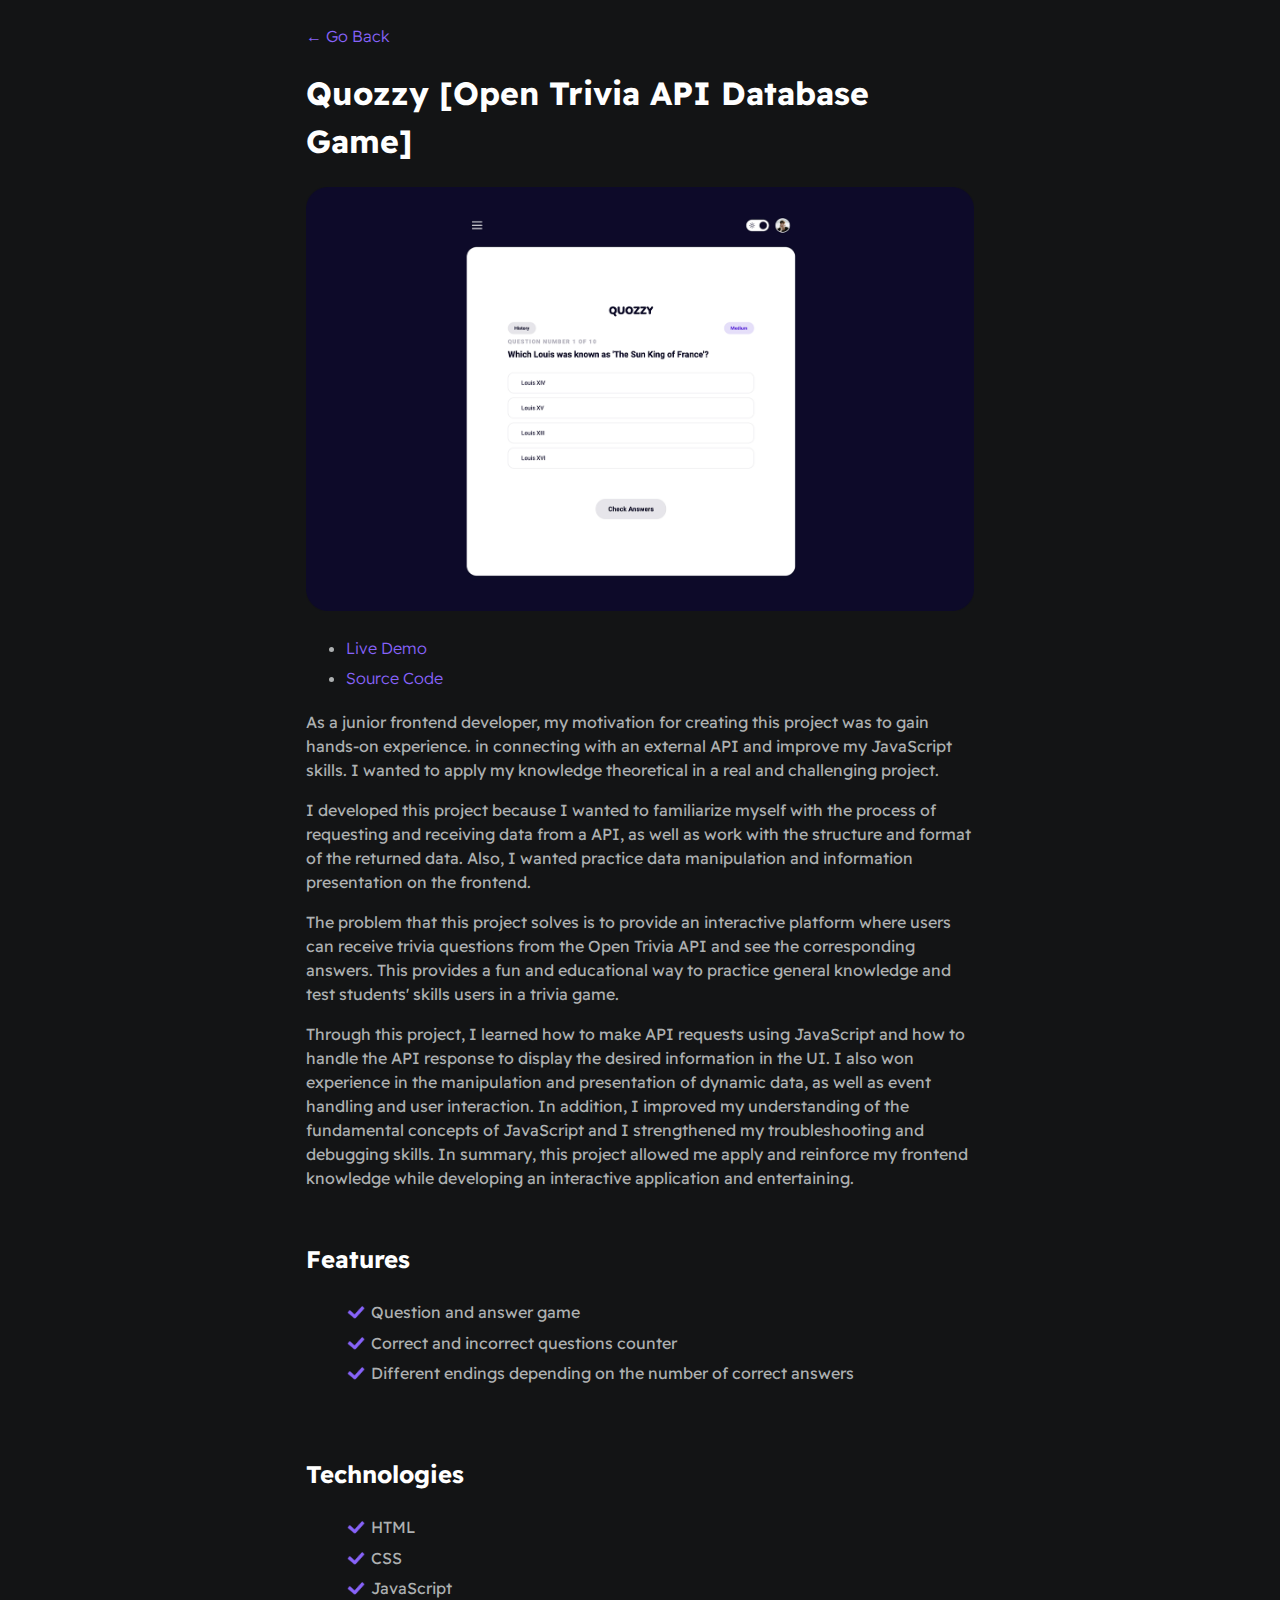
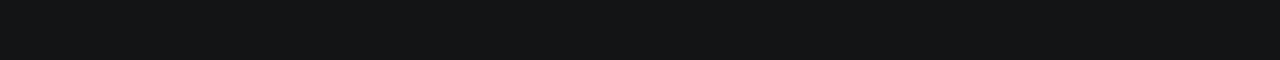
<file: en/projects/quozzy.html>
<!DOCTYPE html>
<html>

<head>
    <meta charset="utf-8">
    <meta http-equiv="X-UA-Compatible" content="IE=edge">
    <link type="image/png" sizes="16x16" rel="icon" href="/icons8-cv-16.png">
    <title>quozzy</title>
    <meta name="description" content="">
    <meta name="viewport" content="width=device-width, initial-scale=1">
    <link rel="stylesheet" href="../../styles/main.css">
</head>

<body>
    <div id="container--main">
        <a href="../index.html">&#x2190; Go Back</a>
        <h1>Quozzy [Open Trivia API Database Game]</h1>
        <img src="../../assets/images/quozzy-screenshot.png" alt="Quozzy. Pantalla juego modo claro">
        <ul>
            <li><a href="https://codenaud.github.io/quozzy/">Live Demo</a></li>
            <li><a href="https://github.com/codenaud/quozzy">Source Code</a></li>
        </ul>
        <p>As a junior frontend developer, my motivation for creating this project was to gain hands-on experience.
            in connecting with an external API and improve my JavaScript skills. I wanted to apply my knowledge
            theoretical in a real and challenging project.</p>

        <p>I developed this project because I wanted to familiarize myself with the process of requesting and receiving
            data from a API, as well as work with the structure and format of the returned data. Also, I wanted practice
            data manipulation and information presentation on the frontend.</p>

        <p>The problem that this project solves is to provide an interactive platform where users can
            receive trivia questions from the Open Trivia API and see the corresponding answers. This provides
            a fun and educational way to practice general knowledge and test students' skills
            users in a trivia game.</p>

        <p>Through this project, I learned how to make API requests using JavaScript and how to handle
            the API response to display the desired information in the UI. I also won
            experience in the manipulation and presentation of dynamic data, as well as event handling and
            user interaction. In addition, I improved my understanding of the fundamental concepts of JavaScript and
            I strengthened my troubleshooting and debugging skills. In summary, this project allowed me
            apply and reinforce my frontend knowledge while developing an interactive application and
            entertaining.</p>

        <section class="section--page">
            <h2>Features</h2>
            <ul id="qualifications--list">
                <li><img class="list-icon" width="48" height="48" src="../../assets/images/check-mark-emoji.png"
                        alt="check-mark-emoji" /> Question
                    and answer game</li>
                <li><img class="list-icon" width="48" height="48" src="../../assets/images/check-mark-emoji.png"
                        alt="check-mark-emoji" /> Correct and
                    incorrect questions counter</li>
                <li><img class="list-icon" width="48" height="48" src="../../assets/images/check-mark-emoji.png"
                        alt="check-mark-emoji" /> Different
                    endings depending on the number of correct answers</li>
            </ul>
        </section>
        <section class="section--page">
            <h2>Technologies</h2>
            <ul id="qualifications--list">
                <li><img class="list-icon" width="48" height="48" src="../../assets/images/check-mark-emoji.png"
                        alt="check-mark-emoji" /> HTML</li>
                <li><img class="list-icon" width="48" height="48" src="../../assets/images/check-mark-emoji.png"
                        alt="check-mark-emoji" /> CSS</li>
                <li><img class="list-icon" width="48" height="48" src="../../assets/images/check-mark-emoji.png"
                        alt="check-mark-emoji" /> JavaScript
                </li>
            </ul>
        </section>
    </div>
</body>

</html>
</file>
<file: styles/main.css>
@import url('https://fonts.googleapis.com/css2?family=Readex+Pro:wght@300;400;500;600;700&display=swap');

:root {
  --mainTextColor-light: #000;
  --secondaryTextColor-light: rgb(51 51 51);
  --mainLinkColor-light: #8763f9;
  --mainBorderColor-light: rgb(218, 218, 218);
  --mainBgColor-light: rgb(249, 250, 251);

  --mainTextColor-dark: #fff;
  --secondaryTextColor-dark: #adb0b1;
  --mainLinkColor-dark: #8763f9;
  --mainBorderColor-dark: #2b3031;
  --mainBgColor-dark: #131415;

  --mainTextColor: var(--mainTextColor-dark);
  --secondaryTextColor: var(--secondaryTextColor-dark);
  --mainLinkColor: var(--mainLinkColor-dark);
  --mainBorderColor: var(--mainBorderColor-dark);
  --mainBgColor: var(--mainBgColor-dark);
}

* {
  font-family: 'Readex Pro';
  line-height: 1.5em;
  box-sizing: border-box;
  color: var(--mainTextColor);
}

body {
  background-color: var(--mainBgColor);
}

p,
span,
li {
  color: var(--secondaryTextColor);
  font-size: 1em;
}

a {
  text-decoration: none;
  color: var(--mainLinkColor);
  font-weight: 500;
}

li {
  line-height: 1.9em;
}

img {
  width: 100%;
}
.list-icon {
  width: 20px;
  height: 20px;
  margin-top: 5px;
}

ul#qualifications--list {
  display: flex;
  flex-direction: column;
  justify-content: center;
}
ul#qualifications--list li {
  display: flex;
  gap: 0.3em;
}

#container--main {
  max-width: 700px;
  margin: 0 auto;
  padding: 1em;
}

.section--page,
.section--skills {
  padding-top: 1em;
  padding-bottom: 1em;
}

.section--stack {
  padding-top: 2em;
  padding-bottom: 1em;
}
#wrapper--hero {
  display: flex;
  align-items: center;
  gap: 4em;
}

#bio,
a {
  font-weight: 300;
}

span {
  font-weight: 300;
  color: var(--mainLinkColor);
}

#user-name {
  font-size: 48px;
  line-height: 1em;
}

#profile-pic {
  width: 150px;
  height: 150px;
  object-fit: cover;
  border-radius: 50%;
  border: 0.3rem solid var(--mainLinkColor-light);
  box-shadow: 0 0 40px var(--mainLinkColor-light);
}

#email {
  color: var(--mainTextColor);
}

#socials--list {
  display: flex;
  justify-content: space-between;
  column-gap: 1em;
  flex-wrap: wrap;
}

#socials--list a {
  font-weight: 300;
  color: var(--secondaryTextColor);
  font-size: 0.9em;
  transition: 0.3s;
}

#socials--list a:hover {
  font-weight: 100;
  color: var(--mainLinkColor);
  font-size: 0.9em;
}

#qualifications--list {
  list-style: none;
}

#wrapper--techstack__items {
  display: flex;
  flex-wrap: wrap;
  gap: 1em;
  font-size: 0.9em;
}

.card--techstack {
  border: 1px solid var(--mainBorderColor);
  border-radius: 5px;
  padding: 0.5em 1em;
  align-items: center;
}

.card--project {
  padding-top: 1em;
  padding-bottom: 1em;
  border-top: 1px solid var(--mainBorderColor);
}

.card--project a {
  color: var(--mainTextColor);

  transition: 0.3s;
}

.card--project a:hover {
  color: var(--mainLinkColor-light);
}

.card--work-history {
  border-left: 1px solid var(--mainBorderColor);
  margin-top: 3em;
  margin-bottom: 3em;
  padding-left: 2em;
}

.line-break {
  background-color: var(--mainBorderColor);
  height: 1px;
}

@media (max-width: 600px) {
  .section--page {
    padding-top: 1em;
    padding-bottom: 1em;
  }

  #wrapper--hero {
    display: flex;
    align-items: center;
    gap: 1em;
  }

  #profile-pic {
    width: 200px;
    height: 200px;
  }

  #wrapper--hero {
    flex-direction: column;
  }

  .card--work-history {
    border-left: none;
    padding-left: 0;
  }
}
</file>
